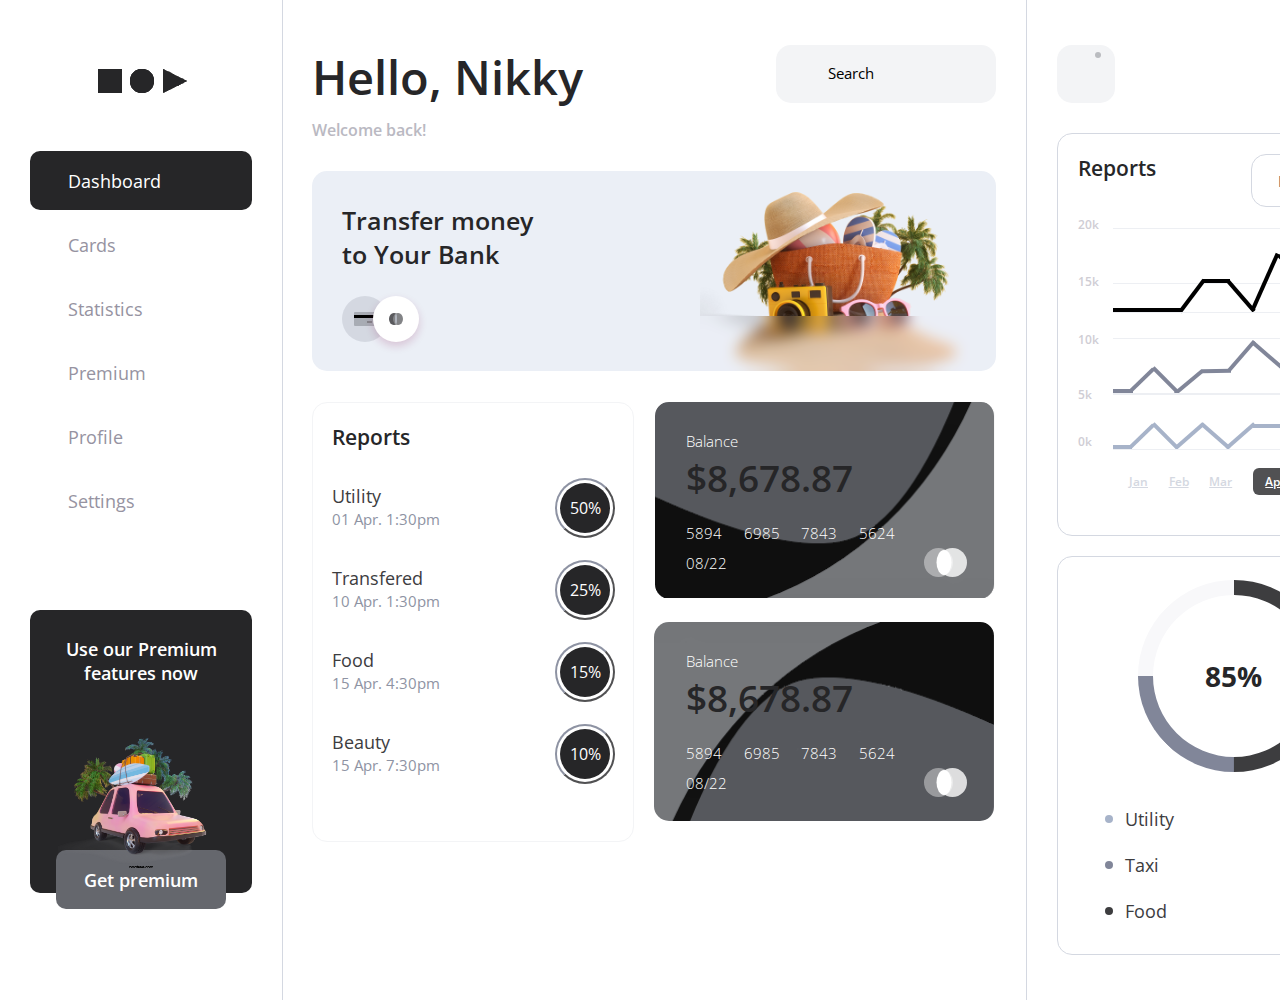
<file: html/dashboard/index.html>
<!DOCTYPE html>
<html>
  <head>
    <title>Dashboard</title>
    <link rel="preconnect" href="https://fonts.gstatic.com">
    <link rel="stylesheet" href="https://fonts.googleapis.com/css2?family=Open+Sans:ital,wght@0,600;0,700;1,400&amp;display=swap">
    <link rel="stylesheet" href="https://2.cdn.wisboo.com/fonts/icons-wisboo/style.css">
    <link rel="stylesheet" href="../../styles/css/dashboard/dashboard.style.css">
  </head>
  <body>
    <div class="dashboard">
      <aside class="dashboard-menu">
        <div class="dashboard-menu__logo"><img src="../../assets/logo.png"></div>
        <div class="dashboard-menu__nav">
          <nav>
            <ul>
              <li class="active"><a href="#"><i class="icon-apps---material"></i>Dashboard</a></li>
              <li><a href="#"><i class="icon-credit_card---material"></i>Cards</a></li>
              <li><a href="#"><i class="icon-poll---material"></i>Statistics</a></li>
              <li><a href="#"><i class="icon-bookmark---material"></i>Premium</a></li>
              <li><a href="#"><i class="icon-Usuario"></i>Profile</a></li>
              <li><a href="#"><i class="icon-Configuracion-Relleno"></i>Settings</a></li>
            </ul>
          </nav>
        </div>
        <div class="dashboard-menu__card">
          <div class="card-header">
            <h4>Use our Premium <br>
              features now
            </h4>
          </div>
          <div class="card-img"><img src="../../assets/car.png"></div>
          <div class="card-cta">
            <div class="card-cta__wrapper">
              <h4>Get premium</h4>
            </div>
          </div>
        </div>
      </aside>
      <main class="dashboard-main">
        <header class="dashboard-main__header">
          <div class="header-text">
            <h1>Hello, Nikky</h1><span>Welcome back!</span>
          </div>
          <div class="header-search"><i class="icon-Buscar"></i>
            <input type="text" placeholder="Search">
          </div>
        </header>
        <section class="dashboard-main__hero">
          <div class="hero-text">
            <h2>Transfer money <br>
              to Your Bank
            </h2>
            <div class="hero-text__circles">
              <div class="circle">
                <div class="card">
                  <div class="band"></div>
                  <div class="square"></div>
                </div>
              </div>
              <div class="circle">
                <div class="shapes">
                  <div class="shape s-1"></div>
                  <div class="shape s-2"></div>
                  <div class="shape s-3"></div>
                </div>
              </div>
            </div>
          </div>
          <div class="hero-img"><img src="../../assets/beach.png">
            <div class="hero-img__filter"></div>
          </div>
        </section>
        <div class="dashboard-main__reports">
          <div class="gauge">
            <h3>Reports</h3>
            <div class="gauge-items">
              <div class="item">
                <div class="item-text">
                  <h5>Utility</h5><span>01 Apr. 1:30pm</span>
                </div>
                <div class="item-gauge">
                  <div class="outer">
                    <div class="inner">50%</div>
                  </div>
                </div>
              </div>
              <div class="item">
                <div class="item-text">
                  <h5>Transfered</h5><span>10 Apr. 1:30pm</span>
                </div>
                <div class="item-gauge">
                  <div class="outer">
                    <div class="inner">25%</div>
                  </div>
                </div>
              </div>
              <div class="item">
                <div class="item-text">
                  <h5>Food</h5><span>15 Apr. 4:30pm</span>
                </div>
                <div class="item-gauge">
                  <div class="outer">
                    <div class="inner">15%</div>
                  </div>
                </div>
              </div>
              <div class="item">
                <div class="item-text">
                  <h5>Beauty</h5><span>15 Apr. 7:30pm</span>
                </div>
                <div class="item-gauge">
                  <div class="outer">
                    <div class="inner">10%</div>
                  </div>
                </div>
              </div>
            </div>
          </div>
          <div class="cards">
            <div class="card"><span>Balance</span>
              <h4>$8,678.87</h4>
              <div class="card-numbers"><span>5894</span><span>6985</span><span>7843</span><span>5624</span></div>
              <div class="card-date"><span>08/22</span>
                <div class="card-date__circles">
                  <div class="circle"></div>
                  <div class="circle oval"></div>
                  <div class="circle"></div>
                </div>
              </div>
            </div>
            <div class="card"><span>Balance</span>
              <h4>$8,678.87</h4>
              <div class="card-numbers"><span>5894</span><span>6985</span><span>7843</span><span>5624</span></div>
              <div class="card-date"><span>08/22</span>
                <div class="card-date__circles">
                  <div class="circle"></div>
                  <div class="circle oval"></div>
                  <div class="circle"></div>
                </div>
              </div>
            </div>
          </div>
        </div>
      </main>
      <section class="dashboard-reports">
        <header class="dashboard-reports__header">
          <div class="box">
            <div class="box-icon"><i class="icon-Envelope"></i>
              <div class="box-icon__circle"></div>
            </div>
          </div>
          <div class="box"><img src="../../assets/profile.png"></div>
        </header>
        <div class="dashboard-reports__graphs">
          <div class="graphs-header">
            <h5>Reports</h5>
            <div class="graphs-header__select"><span>Month</span><i class="icon-Flecha-Dropdown"></i></div>
          </div>
          <div class="graphs-lines">
            <div class="graphs-lines__left">
              <div class="box box-1"><span>20k</span><span>15k</span></div>
              <div class="box box-2"><span>10k</span><span>5k</span></div>
              <div class="box box-3"><span class="last">0k</span></div>
            </div>
            <div class="wrapper">
              <div class="graphs-lines__box">
                <section class="line"></section>
                <section class="line l-2"></section>
                <section class="line l-3"></section>
                <section class="line l-4"></section>
                <section class="line l-5"></section>
                <section class="line l-6"></section>
                <section class="line l-7"></section>
                <section class="line l-8"></section>
                <section class="line l-9"></section>
              </div>
              <div class="graphs-lines__box b-1">
                <section class="line l-2"></section>
                <section class="line l-3"></section>
                <section class="line l-4"></section>
                <section class="line l-5"></section>
                <section class="line l-6"></section>
                <section class="line l-7"></section>
                <section class="line l-8"></section>
                <section class="line l-9"></section>
                <section class="line l-10"></section>
                <section class="line l-11"></section>
                <section class="line l-12"></section>
              </div>
              <div class="graphs-lines__box b-2">
                <section class="line l-2"></section>
                <section class="line l-3"></section>
                <section class="line l-4"></section>
                <section class="line l-5"></section>
                <section class="line l-6"></section>
                <section class="line l-7"></section>
                <section class="line l-8"></section>
                <section class="line l-9"></section>
                <section class="line l-10"></section>
                <section class="line l-11"></section>
                <section class="line l-12"></section>
              </div>
              <div class="graphs-lines__months">
                <ul>
                  <li><a href="#">Jan</a></li>
                  <li><a href="#">Feb</a></li>
                  <li><a href="#">Mar</a></li>
                  <li class="active"><a href="#">Apr</a></li>
                  <li><a href="#">May</a></li>
                  <li><a href="#">Jun</a></li>
                </ul>
              </div>
            </div>
          </div>
        </div>
        <div class="dashboard-reports__gauge">
          <div class="outer-gauge">
            <div class="inner-gauge">
              <h3>85<span>%</span></h3>
            </div>
          </div>
          <div class="detail">
            <div class="detail-item i-1"><span>Utility</span><span>$ 847.00</span></div>
            <div class="detail-item i-2"><span>Taxi</span><span>$ 586.50</span></div>
            <div class="detail-item i-3"><span>Food</span><span>$ 685.50</span></div>
          </div>
        </div>
      </section>
    </div>
  </body>
</html>
</file>
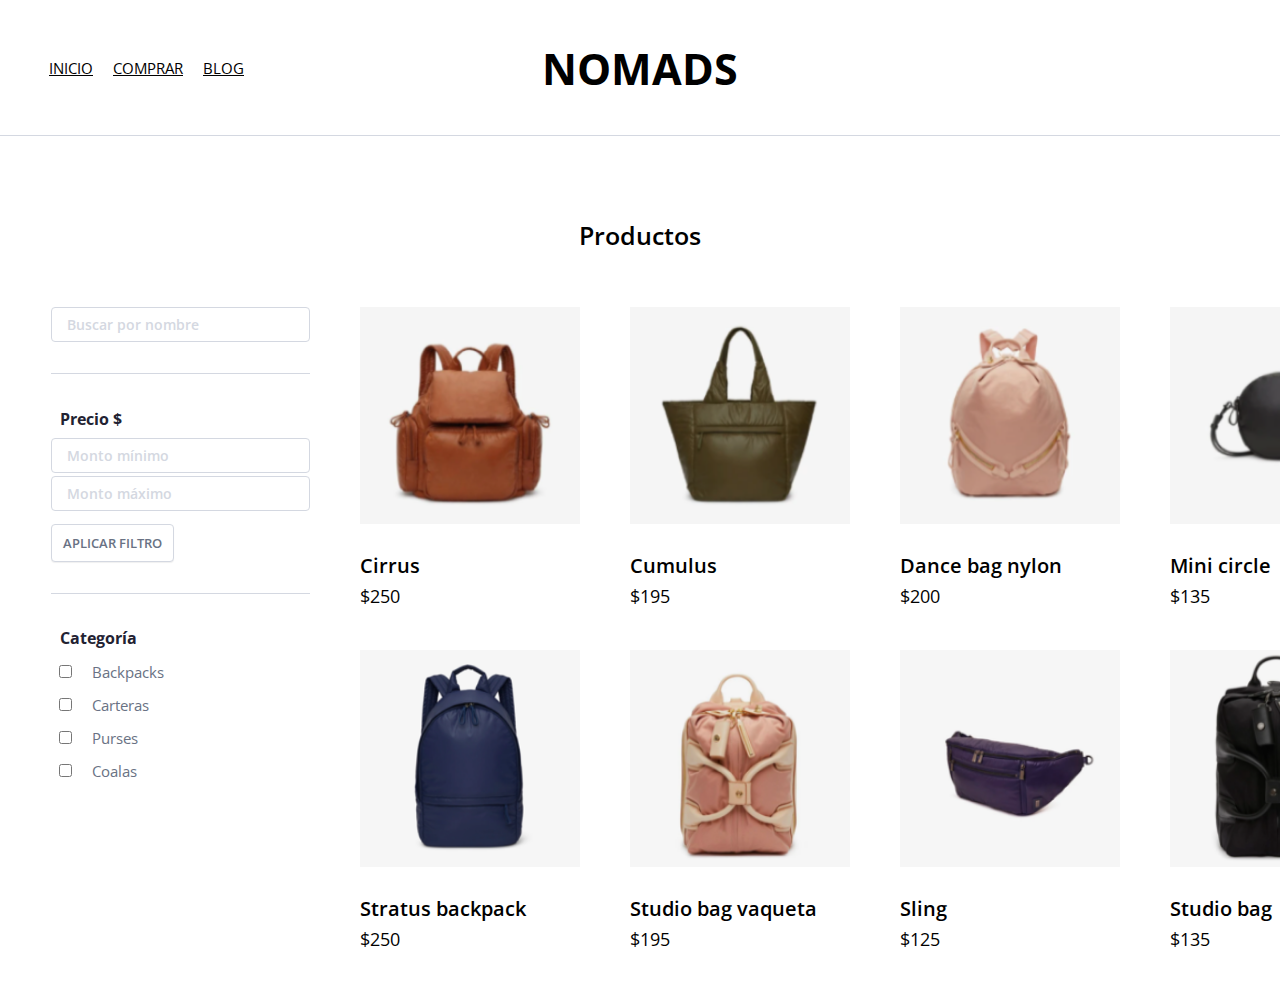
<file: html/nomads/index.html>
<!DOCTYPE html>
<html>
  <head>
    <title>NOMADS</title>
    <link rel="preconnect" href="https://fonts.gstatic.com">
    <link rel="stylesheet" href="https://fonts.googleapis.com/css2?family=Open+Sans+Condensed:wght@700&amp;display=swap">
    <link rel="stylesheet" href="https://fonts.googleapis.com/css2?family=Open+Sans:ital,wght@0,600;0,700;1,400&amp;display=swap">
    <link rel="stylesheet" href="https://2.cdn.wisboo.com/fonts/icons-wisboo/style.css">
    <link rel="stylesheet" href="../../styles/css/nomads/nomads.style.css">
    <meta name="viewport" content="width=device-width, initial-scale=1.0">
  </head>
  <body>
    <div class="nomads">
      <nav class="nomads-nav">
        <div class="nomads-nav__list">
          <ul>
            <li><a href="#">inicio</a></li>
            <li><a href="#">comprar</a></li>
            <li><a href="#">blog</a></li>
          </ul>
        </div>
        <div class="nomads-nav__logo">
          <h1>NOMADS</h1>
        </div>
      </nav>
      <h2 class="nomads-header">Productos</h2>
      <div class="nomads-container">
        <aside class="search">
          <div class="search-byname">
            <input type="text" placeholder="Buscar por nombre">
            <div class="icon-Buscar"></div>
          </div>
          <div class="search-byprice">
            <div class="search-byprice__header"><span>Precio $</span>
              <div class="icon-Flecha-Dropdown"></div>
            </div>
            <form>
              <input type="number" placeholder="Monto mínimo">
              <input type="number" placeholder="Monto máximo">
              <button>aplicar filtro</button>
            </form>
          </div>
          <div class="search-bycategory">
            <div class="search-bycategory__header"><span>Categoría</span>
              <div class="icon-Flecha-Dropdown"></div>
            </div>
            <div class="search-bycategory__checklist">
              <form>
                <div class="input-group">
                  <input type="checkbox" id="check-0"/>
                  <label for="check-0">Backpacks</label>
                </div>
                <div class="input-group">
                  <input type="checkbox" id="check-1"/>
                  <label for="check-1">Carteras</label>
                </div>
                <div class="input-group">
                  <input type="checkbox" id="check-2"/>
                  <label for="check-2">Purses</label>
                </div>
                <div class="input-group">
                  <input type="checkbox" id="check-3"/>
                  <label for="check-3">Coalas</label>
                </div>
              </form>
            </div>
          </div>
        </aside>
        <div class="nomads-container__products">
          <div class="product-card"><img src="../../assets/cirrus.png"/>
            <h5>Cirrus</h5>
            <h6>$250</h6>
          </div>
          <div class="product-card"><img src="../../assets/cumulus.png"/>
            <h5>Cumulus</h5>
            <h6>$195</h6>
          </div>
          <div class="product-card"><img src="../../assets/dbn.png"/>
            <h5>Dance bag nylon</h5>
            <h6>$200</h6>
          </div>
          <div class="product-card"><img src="../../assets/mini-circle.png"/>
            <h5>Mini circle</h5>
            <h6>$135</h6>
          </div>
          <div class="product-card"><img src="../../assets/gallery.png"/>
            <h5>Stratus backpack</h5>
            <h6>$250</h6>
          </div>
          <div class="product-card"><img src="../../assets/sbv.png"/>
            <h5>Studio bag vaqueta</h5>
            <h6>$195</h6>
          </div>
          <div class="product-card"><img src="../../assets/sling.png"/>
            <h5>Sling</h5>
            <h6>$125</h6>
          </div>
          <div class="product-card"><img src="../../assets/studio-bag.png"/>
            <h5>Studio bag</h5>
            <h6>$135</h6>
          </div>
        </div>
      </div>
    </div>
  </body>
</html>
</file>
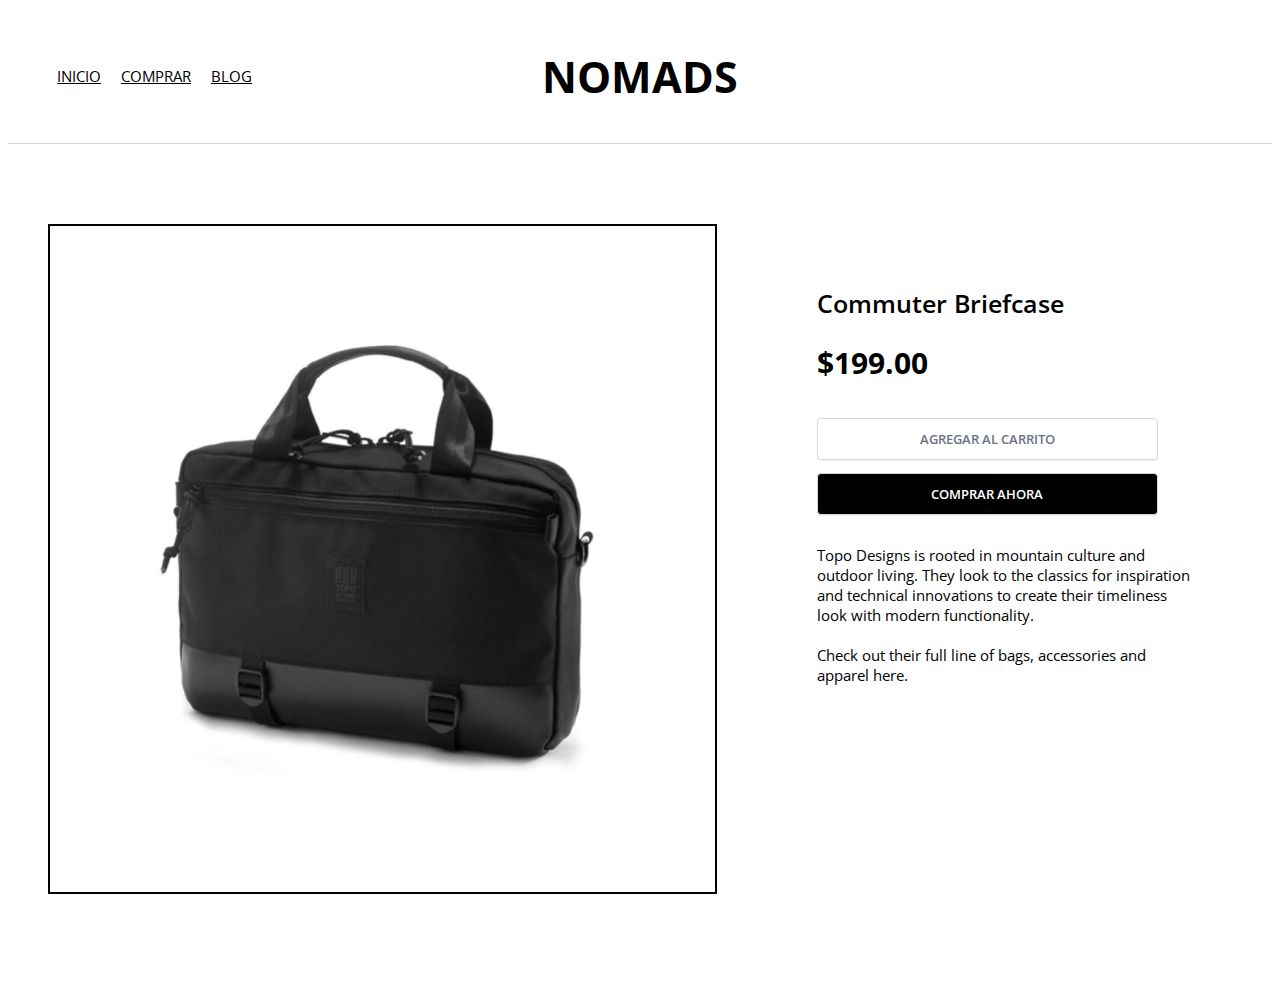
<file: html/nomads/producto.html>
<!DOCTYPE html>
<html>
  <head>
    <title>NOMADS - Commuter Briefcase</title>
    <link rel="preconnect" href="https://fonts.gstatic.com">
    <link rel="stylesheet" href="https://fonts.googleapis.com/css2?family=Open+Sans+Condensed:wght@700&amp;display=swap">
    <link rel="stylesheet" href="https://fonts.googleapis.com/css2?family=Open+Sans:ital,wght@0,600;0,700;1,400&amp;display=swap">
    <link rel="stylesheet" href="../../styles/css/nomads/product.style.css">
  </head>
  <body>
    <div class="product">
      <nav class="nomads-nav">
        <div class="nomads-nav__list">
          <ul>
            <li><a href="#">inicio</a></li>
            <li><a href="#">comprar</a></li>
            <li><a href="#">blog</a></li>
          </ul>
        </div>
        <div class="nomads-nav__logo">
          <h1>NOMADS</h1>
        </div>
      </nav>
      <div class="product-container">
        <div class="product-container__img"><img src="../../assets/briefcase.png"></div>
        <div class="product-container__description">
          <div class="product-description">
            <div class="product-description__header">
              <h3>Commuter Briefcase</h3>
              <h2>$199.00</h2>
            </div>
            <div class="product-description__buttons">
              <button>agregar al carrito</button>
              <button class="secondary">comprar ahora</button>
            </div>
            <div class="product-description__text">
              <p>
                Topo Designs is rooted in mountain culture and
                outdoor living. They look to the classics for
                inspiration and technical innovations to create
                their timeliness look with modern functionality.
                <br>
                <br>
                Check out their full line of bags, accessories and
                apparel here.
              </p>
            </div>
          </div>
        </div>
      </div>
    </div>
  </body>
</html>
</file>
<file: styles/css/dashboard/dashboard.style.css>
*{padding:0;margin:0;box-sizing:border-box;font-family:"Open Sans",sans-serif;color:#262628}.dashboard{height:100vh;display:grid;grid-template-columns:283px auto 414px}.dashboard-menu{display:flex;flex-direction:column;padding-bottom:50px;border-right:1px solid #d4d8e1}.dashboard-menu__logo{display:flex;justify-content:center;margin:67px 0 54px 0}.dashboard-menu__nav{display:flex;justify-content:center;margin-bottom:63px}.dashboard-menu__nav nav{width:222px}.dashboard-menu__nav nav ul{list-style:none}.dashboard-menu__nav nav ul li{height:59px;display:flex;align-items:center;margin-bottom:5px;border-radius:10px}.dashboard-menu__nav nav ul li:last-of-type{margin-bottom:0}.dashboard-menu__nav nav ul li a{font-size:18px;color:#9693a1;display:flex;align-items:center;text-decoration:none}.dashboard-menu__nav nav ul li a i{font-size:20px;margin-left:18px;margin-right:20px}.dashboard-menu__nav nav ul li.active{background-color:#262628;color:#fff}.dashboard-menu__nav nav ul li.active a{color:inherit}.dashboard-menu__nav nav ul li.active a i{color:inherit}.dashboard-menu__card{width:222px;height:283px;background-color:#262628;border-radius:10px;margin:17px auto 0 auto;text-align:center;position:relative}.dashboard-menu__card .card-header{margin-bottom:35px}.dashboard-menu__card .card-header h4{font-size:18px;font-weight:600;color:#fff;margin:27px 0 22px 0;line-height:unset}.dashboard-menu__card .card-img{position:relative;z-index:1;top:-1px}.dashboard-menu__card .card-img img{width:166px;height:155px}.dashboard-menu__card .card-cta{display:flex;justify-content:center;align-items:center;font-family:"Open Sans",sans-serif;background-color:#65676d;height:59px;width:170px;margin:0 auto;border-radius:10px;position:relative;top:-30px;cursor:pointer}.dashboard-menu__card .card-cta__wrapper{position:relative;background-color:#65676d;z-index:3}.dashboard-menu__card .card-cta__wrapper h4{color:#fff;font-size:18px;font-weight:600}.dashboard-main{padding:45px 30px 40px 29px}.dashboard-main__header{display:flex;justify-content:space-between}.dashboard-main__header .header-text h1{font-size:47px;font-weight:600;margin:0 0 10px 0}.dashboard-main__header .header-text span{font-size:16px;font-weight:600;color:#bab9c2}.dashboard-main__header .header-search{height:58px;width:220px;position:relative}.dashboard-main__header .header-search i{position:absolute;top:50%;left:18px;transform:translateY(-50%);font-size:25px}.dashboard-main__header .header-search input{width:100%;height:100%;background:#f3f4f6;border:none;border-radius:15px;padding:0 0 0 52px}.dashboard-main__header .header-search input::placeholder{font-size:15px;color:#000}.dashboard-main__header .header-search input:focus{outline:none}.dashboard-main__hero{display:flex;justify-content:space-between;height:200px;background-color:#ebeff6;margin-top:30px;border-radius:15px;padding:32px 26px 0 30px;overflow-y:hidden}.dashboard-main__hero .hero-text h2{font-size:25px;font-weight:600;margin:0 0 25px 0}.dashboard-main__hero .hero-text__circles{display:flex}.dashboard-main__hero .hero-text__circles .circle{display:flex;justify-content:center;align-items:center;width:46px;height:46px;background-color:#d4d8e1;border-radius:50%}.dashboard-main__hero .hero-text__circles .circle:last-of-type{background-color:#fff;box-shadow:0 4px 8px 0 rgba(142,24,86,.2);position:relative;left:-15px}.dashboard-main__hero .hero-text__circles .circle .card{width:22px;height:14px;background:#a8acb4;padding-top:3px;border-radius:1px}.dashboard-main__hero .hero-text__circles .circle .card .band{background-color:#000;height:3px}.dashboard-main__hero .hero-text__circles .circle .card .square{background-color:#828388;width:5px;height:2px;margin:3px 0 0 13px}.dashboard-main__hero .hero-text__circles .circle .shapes{height:12px;width:22px;display:flex;align-items:center}.dashboard-main__hero .hero-text__circles .circle .shapes .shape{width:26px;height:100%;position:relative;border-radius:50%}.dashboard-main__hero .hero-text__circles .circle .shapes .shape.s-1{background-color:#59595d;left:4px}.dashboard-main__hero .hero-text__circles .circle .shapes .shape.s-2{width:8px;height:10px;background-color:#b0b4bd;z-index:1}.dashboard-main__hero .hero-text__circles .circle .shapes .shape.s-3{background-color:#828386;right:4px}.dashboard-main__hero .hero-img{position:relative}.dashboard-main__hero .hero-img__filter{height:55px;width:100%;position:absolute;bottom:0;background-color:rgba(235,238,245,.1);backdrop-filter:blur(7px)}.dashboard-main__hero .hero-img img{width:270px;height:270px;position:relative;top:-55px}.dashboard-main__reports{display:flex;justify-content:space-between;margin-top:31px}.dashboard-main__reports .gauge{margin-right:20px;padding:20px 18px 20px 19px;width:322px;border:1px solid #f3f4f6;border-radius:15px}.dashboard-main__reports .gauge h3{margin:0 0 20px 0;font-size:21px;font-weight:600}.dashboard-main__reports .gauge-items{padding-top:5px}.dashboard-main__reports .gauge-items .item{display:flex;justify-content:space-between;align-items:center;margin-bottom:20px}.dashboard-main__reports .gauge-items .item:last-of-type{margin-bottom:0}.dashboard-main__reports .gauge-items .item-text h5{font-size:18px;color:#3d3d3f;font-weight:normal;margin:0}.dashboard-main__reports .gauge-items .item-text span{font-size:15px;color:#8e93a3}.dashboard-main__reports .gauge-items .item-gauge{padding-top:2px}.dashboard-main__reports .gauge-items .item-gauge .outer{display:flex;justify-content:center;align-items:center;width:60px;height:60px;border-radius:50%;border-left:2px solid #8e93a3;border-top:2px solid #8e93a3;border-right:2px solid #515153;border-bottom:2px solid #515153}.dashboard-main__reports .gauge-items .item-gauge .outer .inner{display:flex;justify-content:center;align-items:center;background-color:#262628;color:#fff;width:50px;height:50px;border-radius:50%}.dashboard-main__reports .cards{width:342px}.dashboard-main__reports .cards .card{width:100%;height:200px;margin-bottom:20px;background-size:contain;background-repeat:no-repeat;border-radius:15px;padding:28px 29px 25px 32px;color:#fff}.dashboard-main__reports .cards .card:first-of-type{background-image:url("../../../assets/card.png")}.dashboard-main__reports .cards .card:last-of-type{position:relative}.dashboard-main__reports .cards .card:last-of-type:before{content:"";display:block;width:341px;height:199px;background-image:url(../../../assets/card.png);background-size:cover;transform:rotate(180deg);position:absolute;top:0;left:0;z-index:-1;border-radius:15px}.dashboard-main__reports .cards .card-numbers{color:inherit;width:209px;display:flex;justify-content:space-between;margin-bottom:5px}.dashboard-main__reports .cards .card-date{color:inherit;display:flex;justify-content:space-between;align-items:center}.dashboard-main__reports .cards .card-date__circles{display:flex;align-items:center;position:relative}.dashboard-main__reports .cards .card-date__circles .circle{height:29px;width:29px;background-color:#fff;border-radius:50%;position:relative}.dashboard-main__reports .cards .card-date__circles .circle:first-of-type{left:15px;opacity:.4}.dashboard-main__reports .cards .card-date__circles .circle:last-of-type{opacity:.8;right:0}.dashboard-main__reports .cards .card-date__circles .circle.oval{width:15px;height:25px;position:absolute;left:60%;transform:translateX(-50%);z-index:1}.dashboard-main__reports .cards .card span{font-size:15px;font-weight:lighter;color:inherit}.dashboard-main__reports .cards .card h4{font-size:37px;font-weight:600;margin-bottom:20px}.dashboard-reports{border-left:1px solid #d4d8e1;padding:45px 30px}.dashboard-reports__header{display:flex;display:flex;justify-content:space-between;margin-bottom:30px}.dashboard-reports__header .box{display:flex;justify-content:center;align-items:center;height:58px;width:58px;border-radius:15px;background-color:#f3f4f6}.dashboard-reports__header .box img{width:100%;height:100%}.dashboard-reports__header .box-icon{position:relative;width:32px;height:24px}.dashboard-reports__header .box-icon i{color:#000;font-size:25px}.dashboard-reports__header .box-icon__circle{display:flex;justify-content:center;align-items:center;width:16px;height:16px;background:#f3f4f6;border-radius:50%;position:relative;top:-15px;left:20px}.dashboard-reports__header .box-icon__circle:after{content:"";width:6px;height:6px;background-color:#babcc0;border-radius:50%;display:block}.dashboard-reports__graphs{padding:20px 20px 0 20px;border:1px solid #d4d8e1;border-radius:15px;min-height:30vh}.dashboard-reports__graphs .graphs-header{display:flex;justify-content:space-between}.dashboard-reports__graphs .graphs-header h5{font-size:21px;font-weight:600;margin:0}.dashboard-reports__graphs .graphs-header__select{display:flex;justify-content:space-between;align-items:center;width:138px;height:53px;padding-left:26px;padding-right:18px;border:1px solid #d4d8e1;border-radius:15px}.dashboard-reports__graphs .graphs-header__select span{font-size:15px;color:#515153}.dashboard-reports__graphs .graphs-header__select i{font-size:6px}.dashboard-reports__graphs .graphs-lines{margin-top:21px;padding-bottom:40px;display:flex}.dashboard-reports__graphs .graphs-lines__left{width:35px;min-width:35px;display:flex;flex-direction:column}.dashboard-reports__graphs .graphs-lines__left .box{display:flex;flex-direction:column;position:relative;height:85px;margin-bottom:25px}.dashboard-reports__graphs .graphs-lines__left .box span{display:inline-block;position:relative;font-size:12px;font-weight:600;color:#cfcdd4;top:-12px}.dashboard-reports__graphs .graphs-lines__left .box span:last-of-type{top:unset;bottom:23px;position:absolute}.dashboard-reports__graphs .graphs-lines__left .box.box-1{height:85px;margin-bottom:25px}.dashboard-reports__graphs .graphs-lines__left .box.box-2 span{top:-7px}.dashboard-reports__graphs .graphs-lines__left .box.box-2 span:last-of-type{top:unset;bottom:20px;position:absolute}.dashboard-reports__graphs .graphs-lines__left .box.box-3{margin:0;flex:1}.dashboard-reports__graphs .graphs-lines__left .box.box-3 span:last-of-type{bottom:45px}.dashboard-reports__graphs .graphs-lines .wrapper{flex:1}.dashboard-reports__graphs .graphs-lines .wrapper .graphs-lines__box{height:85px;border-top:1px solid #edeff3;border-bottom:1px solid #edeff3;position:relative;margin-bottom:25px;display:flex;align-items:flex-end}.dashboard-reports__graphs .graphs-lines .wrapper .graphs-lines__box:before{content:"";background:#edeff3;height:1px;width:100%;display:inline-block;position:absolute;top:54px;z-index:-1}.dashboard-reports__graphs .graphs-lines .wrapper .graphs-lines__box .line{background-color:#000;height:4px;width:68px;position:absolute;z-index:-1}.dashboard-reports__graphs .graphs-lines .wrapper .graphs-lines__box .line.l-2{width:40px;left:59px;transform:rotate(-53deg);bottom:14px}.dashboard-reports__graphs .graphs-lines .wrapper .graphs-lines__box .line.l-3{width:27px;left:89.5px;bottom:29px}.dashboard-reports__graphs .graphs-lines .wrapper .graphs-lines__box .line.l-4{width:40px;transform:rotate(49deg);left:108px;bottom:14px}.dashboard-reports__graphs .graphs-lines .wrapper .graphs-lines__box .line.l-5{width:62px;position:relative;transform:rotate(-66deg);bottom:28px;left:121px;z-index:-1}.dashboard-reports__graphs .graphs-lines .wrapper .graphs-lines__box .line.l-6{width:39px;bottom:41px;left:160px;transform:rotate(45deg)}.dashboard-reports__graphs .graphs-lines .wrapper .graphs-lines__box .line.l-7{width:43px;right:46px;bottom:40px;transform:rotate(-44deg)}.dashboard-reports__graphs .graphs-lines .wrapper .graphs-lines__box .line.l-8{width:27px;right:26px;top:24px}.dashboard-reports__graphs .graphs-lines .wrapper .graphs-lines__box .line.l-9{width:39px;right:-7px;transform:rotate(-45deg);top:12px}.dashboard-reports__graphs .graphs-lines .wrapper .graphs-lines__box.b-1{height:56px;margin-bottom:0}.dashboard-reports__graphs .graphs-lines .wrapper .graphs-lines__box.b-1 .line{width:20px;background-color:#818699}.dashboard-reports__graphs .graphs-lines .wrapper .graphs-lines__box.b-1 .l-2{width:32px;left:13px;transform:rotate(-44deg);bottom:11px}.dashboard-reports__graphs .graphs-lines .wrapper .graphs-lines__box.b-1 .l-3{width:35px;left:34.5px;bottom:11px;transform:rotate(45deg)}.dashboard-reports__graphs .graphs-lines .wrapper .graphs-lines__box.b-1 .l-4{width:36px;transform:rotate(-40deg);left:58px;bottom:9px}.dashboard-reports__graphs .graphs-lines .wrapper .graphs-lines__box.b-1 .l-5{width:29px;position:relative;bottom:20px;transform:rotate(-1deg);left:88.5px;z-index:-1}.dashboard-reports__graphs .graphs-lines .wrapper .graphs-lines__box.b-1 .l-6{width:39px;bottom:35px;left:109px;transform:rotate(-49deg)}.dashboard-reports__graphs .graphs-lines .wrapper .graphs-lines__box.b-1 .l-7{width:43px;transform:rotate(41deg);left:134px;bottom:35px}.dashboard-reports__graphs .graphs-lines .wrapper .graphs-lines__box.b-1 .l-8{width:40px;right:73px;top:14px;transform:rotate(-50deg)}.dashboard-reports__graphs .graphs-lines .wrapper .graphs-lines__box.b-1 .l-9{width:42px;transform:rotate(47deg);right:47px;top:14px}.dashboard-reports__graphs .graphs-lines .wrapper .graphs-lines__box.b-1 .l-10{width:40px;right:22px;top:15px;transform:rotate(-49deg)}.dashboard-reports__graphs .graphs-lines .wrapper .graphs-lines__box.b-1 .l-11{width:31px;top:1px;right:-1px}.dashboard-reports__graphs .graphs-lines .wrapper .graphs-lines__box.b-2{height:56px;margin-bottom:0}.dashboard-reports__graphs .graphs-lines .wrapper .graphs-lines__box.b-2 .line{width:19px;background-color:#a7b3c9}.dashboard-reports__graphs .graphs-lines .wrapper .graphs-lines__box.b-2 .l-2{width:32px;left:13px;bottom:11px;transform:rotate(-44deg)}.dashboard-reports__graphs .graphs-lines .wrapper .graphs-lines__box.b-2 .l-3{width:35px;left:34.5px;bottom:11px;transform:rotate(45deg)}.dashboard-reports__graphs .graphs-lines .wrapper .graphs-lines__box.b-2 .l-4{width:37px;left:58px;bottom:11px;transform:rotate(-41deg)}.dashboard-reports__graphs .graphs-lines .wrapper .graphs-lines__box.b-2 .l-5{width:37px;left:84px;bottom:11px;transform:rotate(41deg)}.dashboard-reports__graphs .graphs-lines .wrapper .graphs-lines__box.b-2 .l-6{width:37px;left:109px;bottom:11px;transform:rotate(-41deg)}.dashboard-reports__graphs .graphs-lines .wrapper .graphs-lines__box.b-2 .l-7{width:30px;position:relative;bottom:21.5px;transform:rotate(0deg);left:103px}.dashboard-reports__graphs .graphs-lines .wrapper .graphs-lines__box.b-2 .l-8{width:39px;transform:rotate(-49deg);right:75px;top:14px}.dashboard-reports__graphs .graphs-lines .wrapper .graphs-lines__box.b-2 .l-9{width:30px;transform:rotate(0deg);right:53px;top:0}.dashboard-reports__graphs .graphs-lines .wrapper .graphs-lines__box.b-2 .l-10{width:39px;transform:rotate(49deg);right:24px;top:14px}.dashboard-reports__graphs .graphs-lines .wrapper .graphs-lines__box.b-2 .l-11{width:30px;bottom:21.5px;transform:rotate(0deg);right:2px}.dashboard-reports__graphs .graphs-lines .wrapper .graphs-lines__months{margin-top:18px;font-size:12px;height:27px;width:270px}.dashboard-reports__graphs .graphs-lines .wrapper .graphs-lines__months ul{display:flex;justify-content:space-between;align-items:center;margin:0;height:100%;list-style:none;padding-left:16px}.dashboard-reports__graphs .graphs-lines .wrapper .graphs-lines__months ul li.active{background:#515153;height:27px;width:45px;border-radius:6px;display:flex;justify-content:center;align-items:center}.dashboard-reports__graphs .graphs-lines .wrapper .graphs-lines__months ul li.active a{color:#fff}.dashboard-reports__graphs .graphs-lines .wrapper .graphs-lines__months ul li a{color:#d4d8e1;font-weight:600}.dashboard-reports__gauge{display:flex;flex-direction:column;align-items:center;margin-top:20px;padding:38px 20px 0 20px;border-radius:15px;border:1px solid #d4d8e1}.dashboard-reports__gauge .outer-gauge{position:relative;width:162px;height:162px;border-radius:50%;display:flex;justify-content:center;align-items:center}.dashboard-reports__gauge .outer-gauge:before{content:"";width:162px;height:162px;border-left:15px solid #f8f8fa;border-top:15px solid #3d3d3f;border-right:15px solid #3d3d3f;border-bottom:15px solid #818699;border-radius:50%;position:absolute;transform:rotate(45deg)}.dashboard-reports__gauge .outer-gauge .inner-gauge{width:70%;height:70%;display:flex;justify-content:center;align-items:center}.dashboard-reports__gauge .outer-gauge .inner-gauge h3{font-size:28px;margin:0 auto}.dashboard-reports__gauge .detail{width:242px;margin-top:50px}.dashboard-reports__gauge .detail-item{display:flex;justify-content:space-between;position:relative;margin-bottom:22px}.dashboard-reports__gauge .detail-item:last-of-type{margin-bottom:31px}.dashboard-reports__gauge .detail-item.i-1:before{content:"";width:8px;height:8px;border-radius:50%;background-color:#a7b3c9;display:inline-block;position:absolute;left:-8px;top:50%;transform:translateY(-50%)}.dashboard-reports__gauge .detail-item.i-2:before{content:"";width:8px;height:8px;border-radius:50%;background-color:#818699;display:inline-block;position:absolute;left:-8px;top:50%;transform:translateY(-50%)}.dashboard-reports__gauge .detail-item.i-3:before{content:"";width:8px;height:8px;border-radius:50%;background-color:#3d3d3f;display:inline-block;position:absolute;left:-8px;top:50%;transform:translateY(-50%)}.dashboard-reports__gauge .detail-item span{font-size:18px;color:#3d3d3f;margin-left:12px}.dashboard-reports__gauge .detail-item span:last-of-type{margin-left:0}
</file>
<file: styles/css/nomads/nomads.style.css>
*{padding:0;margin:0;box-sizing:border-box;font-family:"Open Sans",sans-serif}.nomads-nav{min-height:136px;display:flex;align-items:center;position:relative;border-bottom:1px solid #d4d8e1;margin-bottom:80px;margin-bottom:82px}.nomads-nav__list{padding:0 0 0 49px}.nomads-nav__list ul{display:flex;justify-content:space-evenly;align-items:center;list-style:none;margin:0}.nomads-nav__list ul li{font-size:15px;margin-right:20px;text-transform:uppercase;font-weight:normal}.nomads-nav__list ul li a{color:#000;transition:.2s ease-in-out}.nomads-nav__list ul li a:hover{text-decoration:none}.nomads-nav__list ul li:last-of-type{margin-right:0}.nomads-nav__logo h1{font-family:"Open Sans Condensed",sans-serif;font-size:43px;position:absolute;left:50%;top:50%;transform:translate(-50%, -50%);margin:0}.nomads-header{font-size:25px;font-weight:600;text-align:center;margin:0 0 55px 0}.nomads-container{padding:0 0 50px 51px;display:flex}.nomads-container .search{width:250px;min-width:259px}.nomads-container .search-byname{position:relative}.nomads-container .search-byname input{width:100%;height:35px;border:1px solid #d4d8e1;border-radius:4px;padding:7px 15px;margin-bottom:31px}.nomads-container .search-byname input::placeholder{font-size:14px;font-weight:600;color:#d4d8e1}.nomads-container .search-byname .icon-Buscar{position:absolute;position:absolute;top:12px;right:15px;color:#697284}.nomads-container .search-byprice{border:1px solid #d4d8e1;border-width:1px 0 1px 0;padding:29px 0 31px 0}.nomads-container .search-byprice__header{display:flex;justify-content:space-between;align-items:center;height:31px;padding:7px 12px 7px 9px;color:#222232}.nomads-container .search-byprice__header span{font-weight:700}.nomads-container .search-byprice__header .icon-Flecha-Dropdown{font-size:6px;color:inherit}.nomads-container .search-byprice input{width:100%;height:35px;border:1px solid #d4d8e1;border-radius:4px;padding:7px 15px;margin-top:4px;margin-bottom:3px}.nomads-container .search-byprice input::placeholder{font-size:14px;font-weight:600;color:#d4d8e1}.nomads-container .search-byprice input::-webkit-outer-spin-button,.nomads-container .search-byprice input::-webkit-inner-spin-button{-webkit-appearance:none;margin:0}.nomads-container .search-byprice input:last-of-type{margin-top:0;margin-bottom:13px}.nomads-container .search-byprice button{font-size:13px;font-weight:600;text-transform:uppercase;max-width:324px;padding:9px 11px;background:#fff;color:#697284;border:1px solid #d4d8e1;border-radius:4px;box-shadow:0px 1px 1px 0px #00000010}.nomads-container .search-byprice button.secondary{background-color:#000;color:#fff}.nomads-container .search-bycategory{padding:28px 0 0 0}.nomads-container .search-bycategory__header{display:flex;justify-content:space-between;align-items:center;height:31px;padding:7px 12px 7px 9px;color:#222232}.nomads-container .search-bycategory__header span{font-weight:700}.nomads-container .search-bycategory__header .icon-Flecha-Dropdown{font-size:6px;color:inherit}.nomads-container .search-bycategory__checklist .input-group{padding:8px 6px 0px 8px;margin-bottom:3px}.nomads-container .search-bycategory__checklist .input-group label{display:inline-block;margin-left:16px;font-size:15px;font-weight:400;color:#697284;line-height:22px}.nomads-container__products{flex:1;display:grid;grid-template-columns:repeat(4, 220px);gap:42px 50px;padding-left:50px;padding-right:50px}.nomads-container__products .product-card img{width:100%;height:217px}.nomads-container__products .product-card h5{font-size:20px;font-weight:600;margin:23px 0 5px 0}.nomads-container__products .product-card h6{font-size:18px;font-weight:normal}
</file>
<file: styles/css/nomads/product.style.css>
.product *{padding:0;margin:0;box-sizing:border-box;font-family:"Open Sans",sans-serif}.product .nomads-nav{min-height:136px;display:flex;align-items:center;position:relative;border-bottom:1px solid #d4d8e1;margin-bottom:80px}.product .nomads-nav__list{padding:0 0 0 49px}.product .nomads-nav__list ul{display:flex;justify-content:space-evenly;align-items:center;list-style:none;margin:0}.product .nomads-nav__list ul li{font-size:15px;margin-right:20px;text-transform:uppercase;font-weight:normal}.product .nomads-nav__list ul li a{color:#000;transition:.2s ease-in-out}.product .nomads-nav__list ul li a:hover{text-decoration:none}.product .nomads-nav__list ul li:last-of-type{margin-right:0}.product .nomads-nav__logo h1{font-family:"Open Sans Condensed",sans-serif;font-size:43px;position:absolute;left:50%;top:50%;transform:translate(-50%, -50%);margin:0}.product-container{width:1185px;display:flex;margin:0 auto;padding-bottom:80px;color:#000}.product-container__img img{width:669px;border:solid 2px #000}.product-container__description{padding-left:100px;padding-top:62px;flex:1}.product-container__description .product-description__header h2{font-size:30px;font-weight:700;margin:22px 0 35px 0}.product-container__description .product-description__header h3{font-size:25px;font-weight:600}.product-container__description .product-description__buttons{display:flex;flex-direction:column}.product-container__description .product-description__buttons button{font-size:13px;font-weight:600;text-transform:uppercase;max-width:324px;padding:9px 11px;background:#fff;color:#697284;border:1px solid #d4d8e1;border-radius:4px;box-shadow:0px 1px 1px 0px #00000010;width:82%;max-width:90%;height:42px;margin-bottom:13px}.product-container__description .product-description__buttons button.secondary{background-color:#000;color:#fff}.product-container__description .product-description__buttons button:last-of-type{margin:0}.product-container__description .product-description__text{max-width:91%;padding:30px 0 0 0}.product-container__description .product-description__text p{font-size:15px;font-weight:normal;line-height:20px}
</file>
